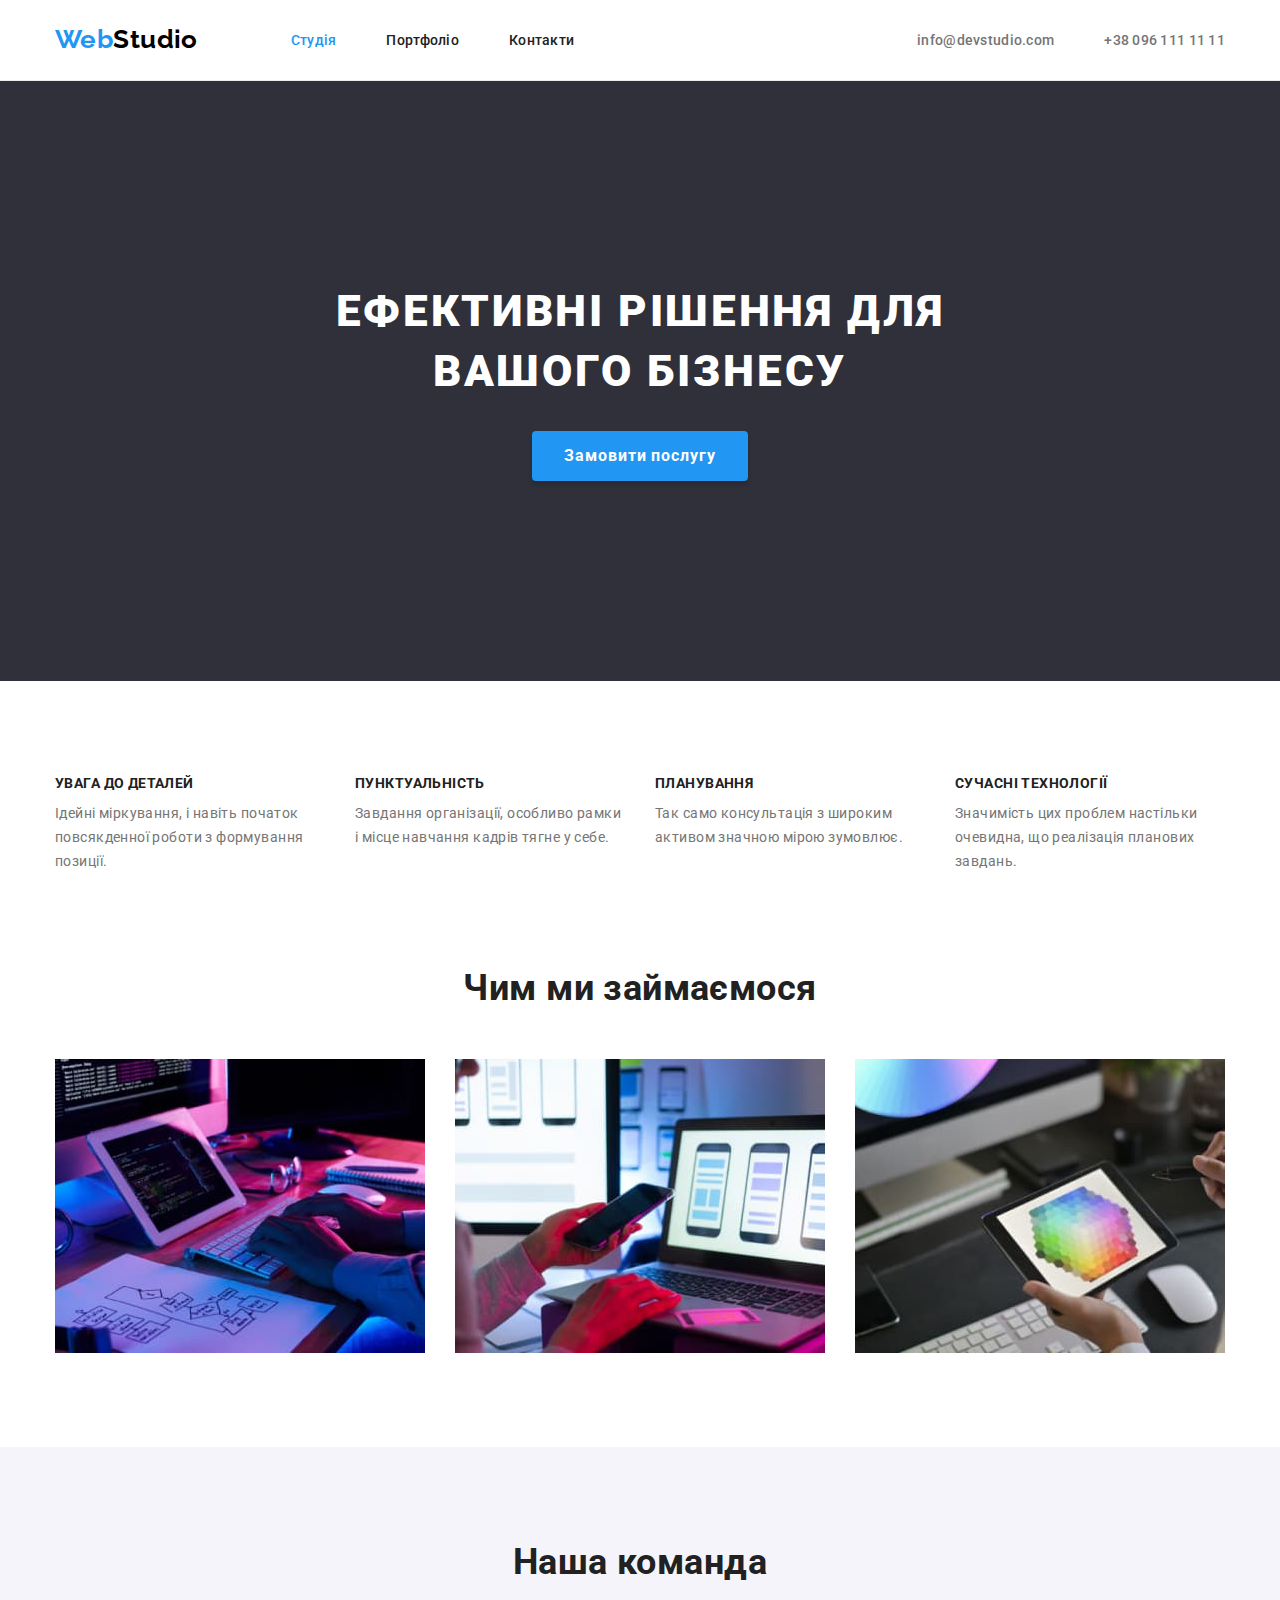
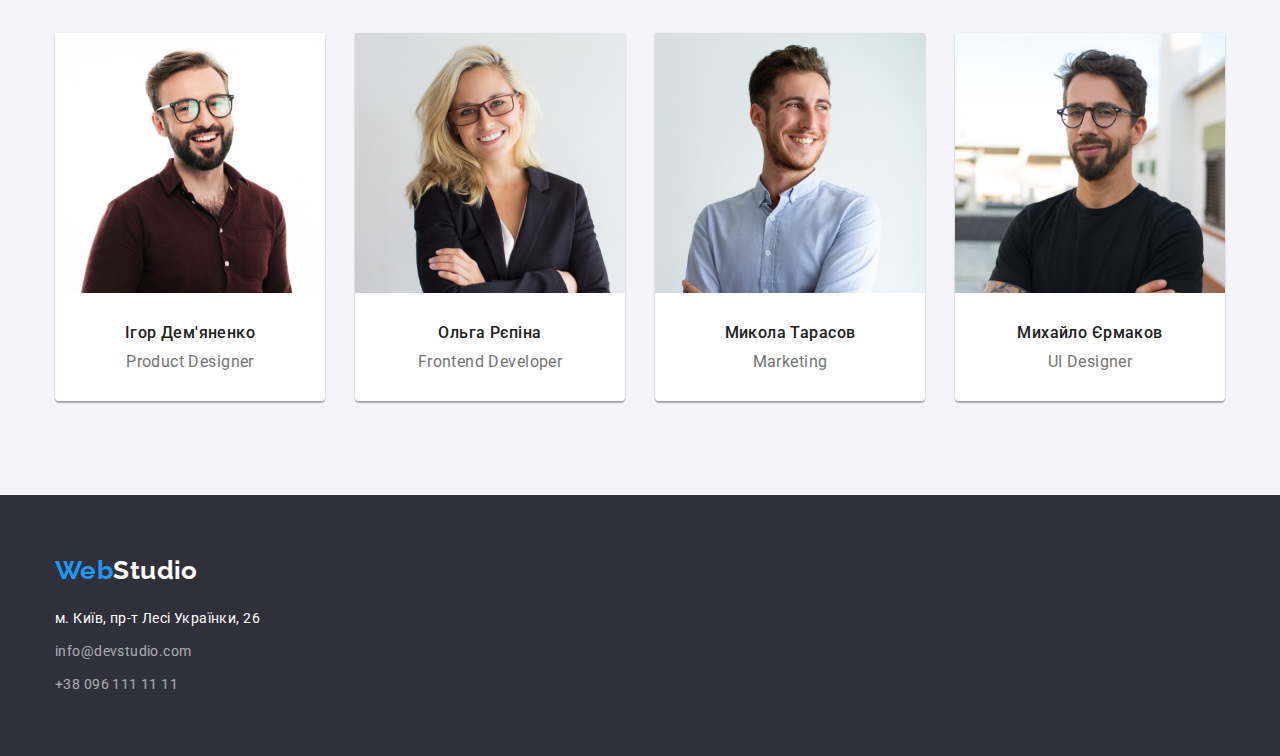
<file: index.html>
<!DOCTYPE html>
<html lang="uk">
  <head>
    <meta charset="UTF-8" />
    <meta http-equiv="X-UA-Compatible" content="IE=edge" />
    <meta name="viewport" content="width=device-width, initial-scale=1.0" />
    <title>WebStudio</title>
    <link
      rel="stylesheet"
      href="https://cdnjs.cloudflare.com/ajax/libs/modern-normalize/1.0.0/modern-normalize.min.css"
    />
    <link rel="stylesheet" href="./css/style.css" />
    <link rel="preconnect" href="https://fonts.googleapis.com" />
    <link rel="preconnect" href="https://fonts.gstatic.com" crossorigin />
    <link
      href="https://fonts.googleapis.com/css2?family=Raleway:wght@700&family=Roboto:wght@400;500;700;900&display=swap"
      rel="stylesheet"
    />
  </head>
  <body>
    <header class="header">
      <div class="conteiner header-flex">
        <a href="./index.html" class="header-logo logo"> <span class="accent">Web</span>Studio</a>
        <nav class="header-navigation">
          <ul class="header-navigation-list">
            <li class="header-navigation-item">
              <a href="./index.html" class="header-navigation-link hover-accent active">Студія</a>
            </li>
            <li class="header-navigation-item">
              <a href="./portfolio.html" class="header-navigation-link hover-accent">Портфоліо</a>
            </li>
            <li class="header-navigation-item">
              <a href="" class="header-navigation-link hover-accent">Контакти</a>
            </li>
          </ul>
        </nav>
        <ul class="header-contact">
          <li class="header-contact-email">
            <a
              href="mailto:info@devstudio.com"
              class="header-contact-link hover-accent link-inherit"
              >info@devstudio.com</a
            >
          </li>
          <li class="header-contact-tel">
            <a href="tel:+380961111111" class="header-contact-link hover-accent link-inherit"
              >+38 096 111 11 11</a
            >
          </li>
        </ul>
      </div>
    </header>
    <main class="main">
      <section class="hero section">
        <div class="conteiner">
          <h1 class="hero-title">
            Ефективні рішення для вашого бізнесу
          </h1>
          <button type="button" class="hero-btn">Замовити послугу</button>
        </div>
      </section>
      <section class="benefits section"">
        <div class="conteiner">
          <h2 class="section-title visually-hidden">Наші переваги</h2>
          <ul class="benefits-list">
            <li class="benefits-item">
              <h3 class="benefits-subtitle">Увага до деталей</h3>
              <p class="benefits-text">
                Ідейні міркування, і навіть початок повсякденної роботи з формування позиції.
              </p>
            </li>
            <li class="benefits-item">
              <h3 class="benefits-subtitle">Пунктуальність</h3>
              <p class="benefits-text">
                Завдання організації, особливо рамки і місце навчання кадрів тягне у себе.
              </p>
            </li>
            <li class="benefits-item">
              <h3 class="benefits-subtitle">Планування</h3>
              <p class="benefits-text">
                Так само консультація з широким активом значною мірою зумовлює.
              </p>
            </li>
            <li class="benefits-item">
              <h3 class="benefits-subtitle">Сучасні технології</h3>
              <p class="benefits-text">
                Значимість цих проблем настільки очевидна, що реалізація планових завдань.
              </p>
            </li>
          </ul>
        </div>
      </section>
      <section class="works section"">
        <div class="conteiner">
          <h2 class="section-title">Чим ми займаємося</h2>
          <ul class="works-list">
            <li class="works-item">
              <img
                class="works-img"
                src="./images/works-1.jpg"
                alt="Робоче місце з планшетом"
                width="370"
                height="294"
              />
            </li>
            <li class="works-item">
              <img
                class="works-img"
                src="./images/works-2.jpg"
                alt="Телефон з ноутбуком"
                width="370"
                height="294"
              />
            </li>
            <li class="works-item">
              <img
                class="works-img"
                src="./images/works-3.jpg"
                alt="Планшет з зображенням кольорової палітри"
                width="370"
                height="294"
              />
            </li>
          </ul>
        </div>
      </section>
      <section class="team section"">
        <div class="conteiner">
          <h2 class="section-title">Наша команда</h2>
          <ul class="team-list">
            <li class="team-item">
              <img
                class="team-img"
                src="./images/igor.jpg"
                alt="Дизайнер проектів"
                width="270"
                height="260"
              />
              <div class="team-text">
                <h3 class="team-subtitle">Ігор Дем'яненко</h3>
                <p lang="en" class="team-description">Product Designer</p>
              </div>
            </li>
            <li class="team-item">
              <img
                class="team-img"
                src="./images/olga.jpg"
                alt="Фронтенд розробник"
                width="270"
                height="260"
              />
              <div class="team-text">
                <h3 class="team-subtitle">Ольга Рєпіна</h3>
                <p lang="en" class="team-description">Frontend Developer</p>
              </div>
            </li>
            <li class="team-item">
              <img
                class="team-img"
                src="./images/mykola.jpg"
                alt="Маркетинг"
                width="270"
                height="260"
              />
              <div class="team-text">
                <h3 class="team-subtitle">Микола Тарасов</h3>
                <p lang="en" class="team-description">Marketing</p>
              </div>
            </li>
            <li class="team-item">
              <img
                class="team-img"
                src="./images/myhaylo.jpg"
                alt="ІЕ Дизайнер"
                width="270"
                height="260"
              />
              <div class="team-text">
                <h3 class="team-subtitle">Михайло Єрмаков</h3>
                <p lang="en" class="team-description">UI Designer</p>
              </div>
            </li>
          </ul>
        </div>
      </section>
    </main>
    <footer class="footer">
      <div class="conteiner">
        <div class="footer-wrap">
          <a class="footer-logo logo" href="./index.html">
            <p><span class="accent">Web</span>Studio</p></a
          >
          <address>
            <ul class="footer-contact">
              <li class="footer-contact-address">
                <a
                  href="https://www.google.com.ua/maps/place/%D0%B1%D1%83%D0%BB.+%D0%9B%D0%B5%D1%81%D0%B8+%D0%A3%D0%BA%D1%80%D0%B0%D0%B8%D0%BD%D0%BA%D0%B8,+26,+%D0%9A%D0%B8%D0%B5%D0%B2,+02000/@50.4265841,30.5361971,17z/data=!3m1!4b1!4m5!3m4!1s0x40d4cf0e033ecbe9:0x57a4dffefec77da0!8m2!3d50.4265807!4d30.5383858?hl=uk"
                  target="_blank"
                  rel="noopener nofollow noreferrer"
                  class="footer-contact-link link-inherit"
                >
                  м. Київ, пр-т Лесі Українки, 26
                </a>
              </li>
              <li class="footer-contact-email">
                <a
                  href="mailto:info@devstudio.com"
                  class="footer-contact-link hover-accent link-inherit"
                  >info@devstudio.com</a
                >
              </li>
              <li class="footer-contact-tel">
                <a href="tel:+380961111111" class="footer-contact-link hover-accent link-inherit"
                  >+38 096 111 11 11
                </a>
              </li>
            </ul>
          </div>
        </div>
      </address>
    </footer>
  </body>
</html>
</file>
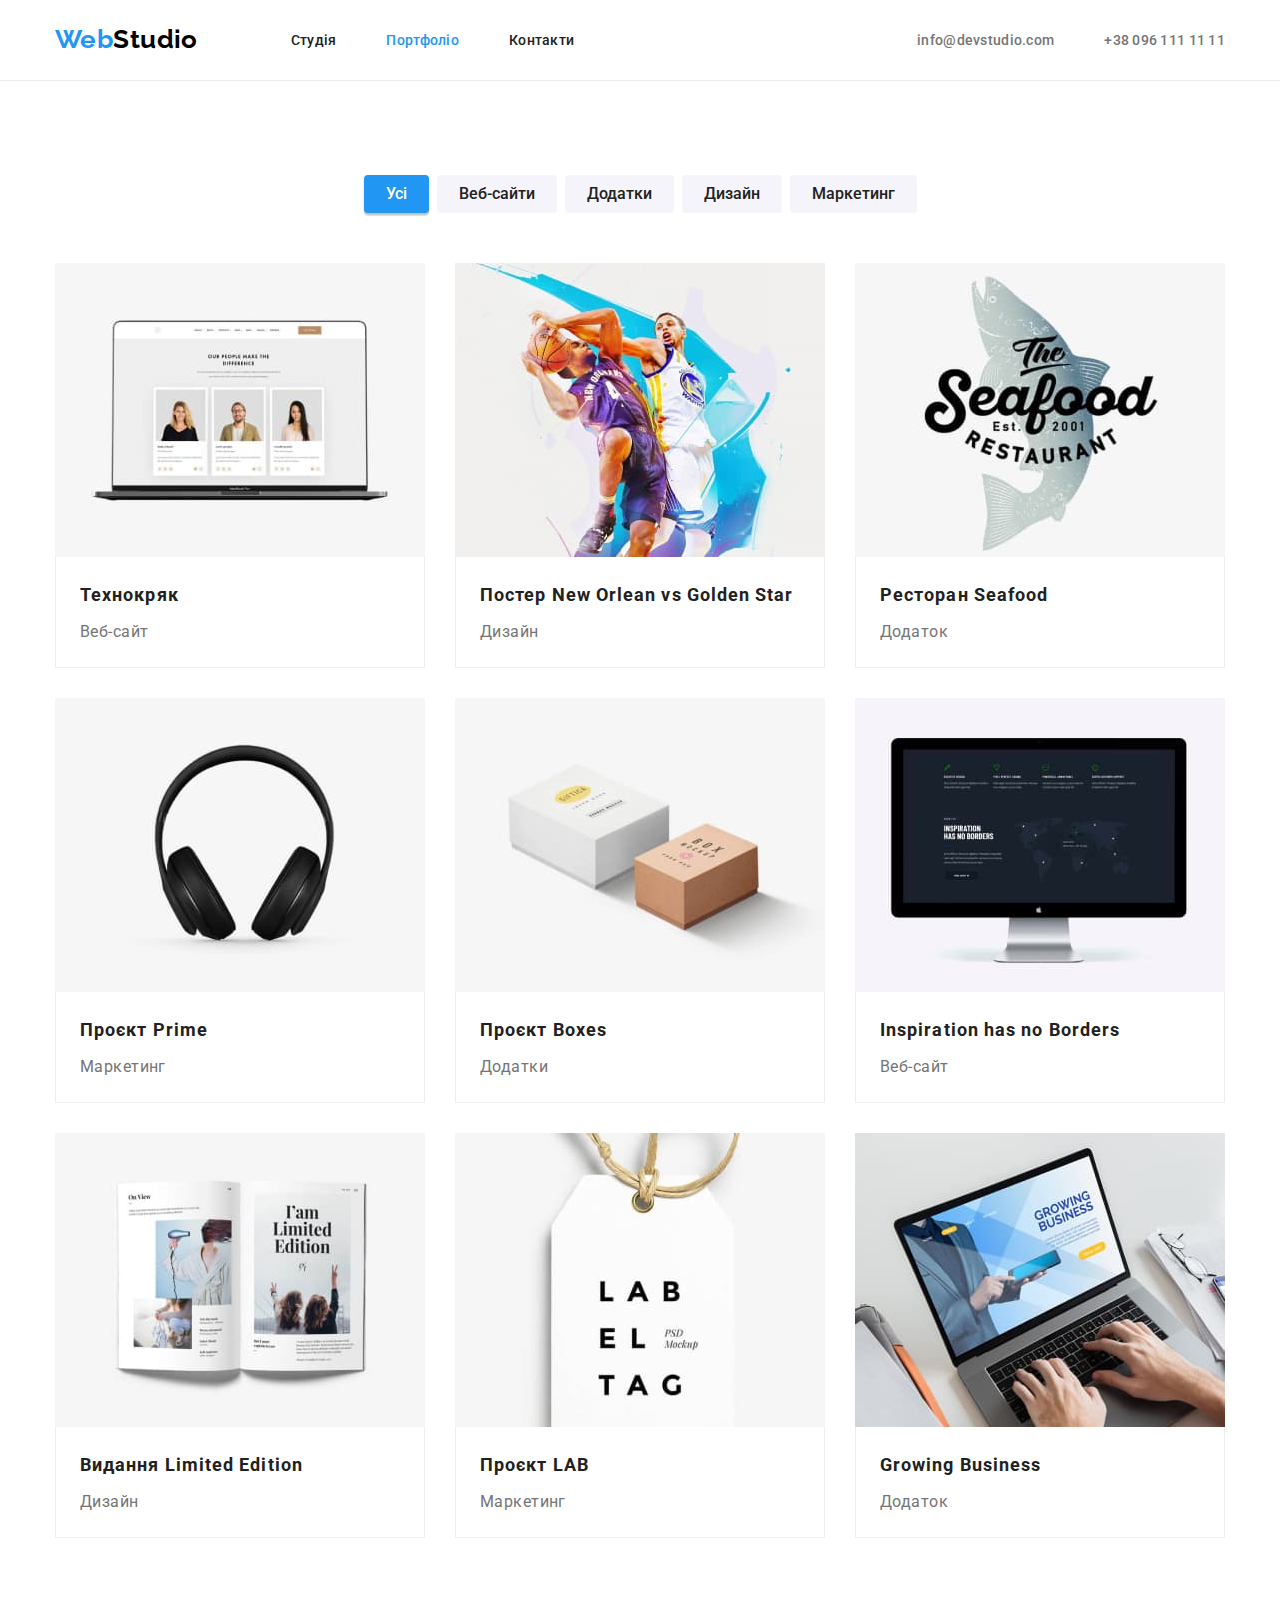
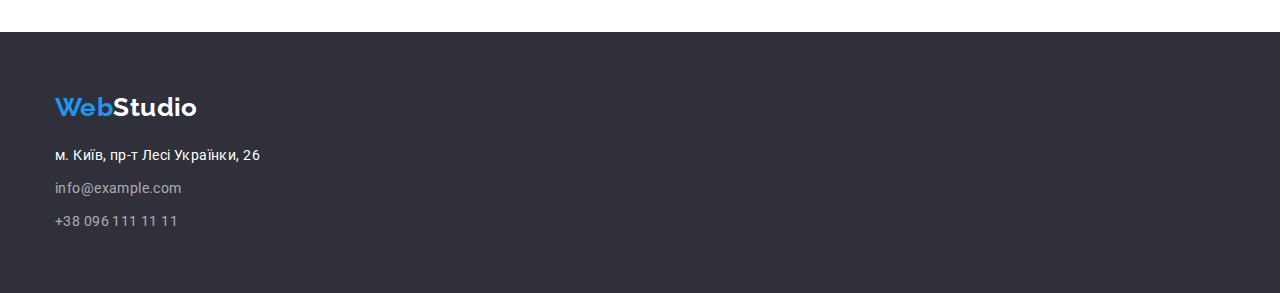
<file: portfolio.html>
<!DOCTYPE html>
<html lang="uk">
  <head>
    <meta charset="UTF-8" />
    <meta http-equiv="X-UA-Compatible" content="IE=edge" />
    <meta name="viewport" content="width=device-width, initial-scale=1.0" />
    <title>WebStudio</title>
    <link
      rel="stylesheet"
      href="https://cdnjs.cloudflare.com/ajax/libs/modern-normalize/1.0.0/modern-normalize.min.css"
    />
    <link rel="stylesheet" href="./css/style.css" />
    <link rel="preconnect" href="https://fonts.googleapis.com" />
    <link rel="preconnect" href="https://fonts.gstatic.com" crossorigin />
    <link
      href="https://fonts.googleapis.com/css2?family=Raleway:wght@700&family=Roboto:wght@400;500;700;900&display=swap"
      rel="stylesheet"
    />
  </head>
  <body>
    <header class="header">
      <div class="conteiner">
        <div class="header-flex">
          <a href="./index.html" class="header-logo logo"> <span class="accent">Web</span>Studio</a>
          <nav class="header-navigation">
            <ul class="header-navigation-list">
              <li class="header-navigation-item">
                <a href="./index.html" class="header-navigation-link hover-accent">Студія</a>
              </li>
              <li class="header-navigation-item">
                <a href="./portfolio.html" class="header-navigation-link hover-accent active"
                  >Портфоліо</a
                >
              </li>
              <li class="header-navigation-item">
                <a href="" class="header-navigation-link hover-accent">Контакти</a>
              </li>
            </ul>
          </nav>
          <ul class="header-contact">
            <li class="header-contact-email">
              <a
                href="mailto:info@devstudio.com"
                class="header-contact-link hover-accent link-inherit"
                >info@devstudio.com</a
              >
            </li>
            <li class="header-contact-tel">
              <a href="tel:+380961111111" class="header-contact-link hover-accent link-inherit"
                >+38 096 111 11 11</a
              >
            </li>
          </ul>
        </div>
      </div>
    </header>
    <main class="main">
      <section class="portfolio section"">
        <div class="conteiner">
          <h1 class="section-title visually-hidden">Портфоліо</h1>
          <ul class="portfolio-filter">
            <li class="filter-item">
              <button type="button" class="filter-btn active-btn">Усі</button>
            </li>
            <li class="filter-item">
              <button type="button" class="filter-btn">Веб-сайти</button>
            </li>
            <li class="filter-item">
              <button type="button" class="filter-btn">Додатки</button>
            </li>
            <li class="filter-item">
              <button type="button" class="filter-btn">Дизайн</button>
            </li>
            <li class="filter-item">
              <button type="button" class="filter-btn">Маркетинг</button>
            </li>
          </ul>
          <ul class="portfolio-list">
            <li class="portfolio-item">
              <img
                class="portfolio-img"
                src="./images/portfolio/portfolio-1.jpg"
                alt="Ноутбук"
                width="370"
                height="294"
              />
              <div class="portfolio-text">
                <h2 class="portfolio-list-title">Технокряк</h2>
                <p class="portfolio-category">Веб-сайт</p>
              </div>
            </li>
            <li class="portfolio-item">
              <img
                class="portfolio-img"
                src="./images/portfolio/portfolio-2.jpg"
                alt="Баскетболісти"
                width="370"
                height="294"
              />
              <div class="portfolio-text">
                <h2 class="portfolio-list-title">
                  Постер <span lang="en">New Orlean vs Golden Star</span>
                </h2>
                <p class="portfolio-category">Дизайн</p>
              </div>
            </li>
            <li class="portfolio-item">
              <img
                class="portfolio-img"
                src="./images/portfolio/portfolio-3.jpg"
                alt="Лого на фоні риби"
                width="370"
                height="294"
              />
              <div class="portfolio-text">
                <h2 class="portfolio-list-title">Ресторан <span lang="en">Seafood</span></h2>
                <p class="portfolio-category">Додаток</p>
              </div>
            </li>
            <li class="portfolio-item">
              <img
                class="portfolio-img"
                src="./images/portfolio/portfolio-4.jpg"
                alt="Навушники"
                width="370"
                height="294"
              />
              <div class="portfolio-text">
                <h2 class="portfolio-list-title">Проєкт <span lang="en">Prime</span></h2>
                <p class="portfolio-category">Маркетинг</p>
              </div>
            </li>
            <li class="portfolio-item">
              <img
                class="portfolio-img"
                src="./images/portfolio/portfolio-5.jpg"
                alt="Коробки"
                width="370"
                height="294"
              />
              <div class="portfolio-text">
                <h2 class="portfolio-list-title">Проєкт <span lang="en">Boxes</span></h2>
                <p class="portfolio-category">Додатки</p>
              </div>
            </li>
            <li class="portfolio-item">
              <img
                class="portfolio-img"
                src="./images/portfolio/portfolio-6.jpg"
                alt="Монітор"
                width="370"
                height="294"
              />
              <div class="portfolio-text">
                <h2 class="portfolio-list-title" lang="en">Inspiration has no Borders</h2>
                <p class="portfolio-category">Веб-сайт</p>
              </div>
            </li>
            <li class="portfolio-item">
              <img
                class="portfolio-img"
                src="./images/portfolio/portfolio-7.jpg"
                alt="Журнал"
                width="370"
                height="294"
              />
              <div class="portfolio-text">
                <h2 class="portfolio-list-title">
                  Видання <span lang="en">Limited Edition</span>
                </h2>
                <p class="portfolio-category">Дизайн</p>
              </div>
            </li>
            <li class="portfolio-item">
              <img
                class="portfolio-img"
                src="./images/portfolio/portfolio-8.jpg"
                alt="Бірка"
                width="370"
                height="294"
              />
              <div class="portfolio-text">
                <h2 class="portfolio-list-title">Проєкт <span lang="en">LAB</span></h2>
                <p class="portfolio-category">Маркетинг</p>
              </div>
            </li>
            <li class="portfolio-item">
              <img
                class="portfolio-img"
                src="./images/portfolio/portfolio-9.jpg"
                alt="Людина за ноутбуком"
                width="370"
                height="294"
              />
              <div class="portfolio-text">
                <h2 class="portfolio-list-title" lang="en">Growing Business</h2>
                <p class="portfolio-category">Додаток</p>
              </div>
            </li>
          </ul>
        </div>
      </section>
    </main>
    <footer class="footer">
      <div class="conteiner">
        <div class="footer-wrap">
          <a class="footer-logo logo" href="./index.html">
            <p><span class="accent">Web</span>Studio</p></a
          >
          <address>
            <ul class="footer-contact">
              <li class="footer-contact-address">
                <a
                  href="https://www.google.com.ua/maps/place/%D0%B1%D1%83%D0%BB.+%D0%9B%D0%B5%D1%81%D0%B8+%D0%A3%D0%BA%D1%80%D0%B0%D0%B8%D0%BD%D0%BA%D0%B8,+26,+%D0%9A%D0%B8%D0%B5%D0%B2,+02000/@50.4265841,30.5361971,17z/data=!3m1!4b1!4m5!3m4!1s0x40d4cf0e033ecbe9:0x57a4dffefec77da0!8m2!3d50.4265807!4d30.5383858?hl=uk"
                  target="_blank"
                  rel="noopener nofollow noreferrer"
                  class="footer-contact-link link-inherit"
                >
                  м. Київ, пр-т Лесі Українки, 26
                </a>
              </li>
              <li class="footer-contact-email">
                <a
                  href="mailto:info@example.com"
                  class="footer-contact-link hover-accent link-inherit"
                  >info@example.com</a
                >
              </li>
              <li class="footer-contact-tel">
                <a href="tel:+380961111111" class="footer-contact-link hover-accent link-inherit"
                  >+38 096 111 11 11
                </a>
              </li>
            </ul>
          </address>
        </div>
      </div>
    </footer>
  </body>
</html>
</file>
<file: css/style.css>
/* Скидання базових стилей */
h3 {
  font-size: inherit;
}
h1,
h2,
h3,
p,
ul {
  margin: 0;
  padding: 0;
}
a,
a:visited,
a:hover {
  text-decoration: none;
}

ul li {
  list-style: none;
}

input,
button,
textarea {
  font-family: inherit;
  font-size: inherit;
  border: none;
  outline: none;
}
a:focus,
a:active {
  outline: none;
}
address {
  font-style: normal;
}
button {
  cursor: pointer;
}

/* Змінні */
:root {
  --color-accent: #2196f3;
  --color-bold: #212121;
  --color-main: #757575;

  --color-black: #000000;
  --color-white: #ffffff;

  --color-bgr-grey: #f5f4fa;
  --color-bgr-lhgt-grey: #f5f5f5;
  --color-bgr-dark: #2f303a;
}

/* Загальні класи */
body {
  font-family: 'Roboto', sans-serif;
  font-size: 14px;
  line-height: calc(24 / 14);
  letter-spacing: 0.03em;
  color: var(--color-main);
  background-color: var(--color-white);
}

.logo {
  font-family: 'Raleway', sans-serif;
  font-weight: 700;
  font-size: 26px;
  line-height: calc(31 / 26);
}

.hover-accent:hover,
.hover-accent:focus {
  color: var(--color-accent);
}

.section-title {
  margin-bottom: 50px;

  font-size: 36px;
  line-height: calc(42 / 36);
  text-align: center;
  color: var(--color-bold);
}

.conteiner {
  margin: 0 auto;
  padding: 0 15px;
  width: 1200px;
}

/* Header */

.header {
  border-bottom: 1px solid #ececec;
}
.header-flex {
  display: flex;
  align-items: center;
}
.header-navigation-list {
  display: flex;
}

.header-logo {
  margin-right: 93px;
  padding-top: 24px;
  padding-bottom: 25px;
  color: var(--color-black);
}

.header-navigation-link {
  display: inline-block;
  padding-top: 32px;
  padding-bottom: 32px;

  line-height: calc(16 / 14);
  font-weight: 500;
  letter-spacing: 0.02em;
  color: var(--color-bold);
}
.header-navigation-item:not(:last-child),
.header-contact li:not(:last-child) {
  margin-right: 50px;
}

.header-contact {
  display: flex;
  margin-left: auto;
  line-height: calc(16 / 14);
  font-weight: 500;
  letter-spacing: 0.02em;
}
.header-contact-link {
  display: inline-block;
  padding-top: 32px;
  padding-bottom: 32px;
}

.team-img,
.works-img,
.portfolio-img {
  display: block;
  width: 100%;
}

.section {
  padding: 94px 0;
}
/* Hero */

.hero {
  background-color: var(--color-bgr-dark);
  padding: 200px 0;
  text-align: center;
}

.hero-title {
  max-width: 696px;
  margin: 0 auto 30px;

  font-size: 44px;
  line-height: calc(60 / 44);
  font-weight: 900;
  letter-spacing: 0.06em;
  text-transform: uppercase;
  color: var(--color-white);
}

.hero-btn {
  padding: 10px 32px;

  font-weight: 700;
  font-size: 16px;
  line-height: calc(30 / 16);
  letter-spacing: 0.06em;
  color: var(--color-white);

  box-shadow: 0px 4px 4px rgba(0, 0, 0, 0.15);
  border-radius: 4px;
  background-color: var(--color-accent);
}

/* Benefits */

.benefits-list {
  display: flex;
  flex-wrap: wrap;
}
.benefits-item {
  flex-basis: calc((100% - 90px) / 4);
}
.benefits-item:not(:last-child) {
  margin-right: 30px;
}
.benefits-subtitle {
  margin-bottom: 10px;
  line-height: calc(16 / 14);
  text-transform: uppercase;
  color: var(--color-bold);
}

/* Works */
.works.section {
  padding-top: 0;
}
.works-list {
  display: flex;
  flex-wrap: wrap;
}
.works-item {
  flex-basis: calc((100% - 60px) / 3);
}
.works-item:not(:last-child) {
  margin-right: 30px;
}

/* Team */

.team {
  background-color: var(--color-bgr-grey);
}
.team-list {
  display: flex;
}
.team-item {
  flex-basis: calc((100% - 90px) / 4);
  box-shadow: 0px 1px 3px rgba(0, 0, 0, 0.12), 0px 1px 1px rgba(0, 0, 0, 0.14),
    0px 2px 1px rgba(0, 0, 0, 0.2);
  border-radius: 0px 0px 4px 4px;
}
.team-item:not(:last-child) {
  margin-right: 30px;
}

.team-subtitle {
  margin-bottom: 10px;

  font-size: 16px;
  line-height: calc(19 / 16);
  font-weight: 500;
  color: var(--color-bold);
}

.team-description {
  font-size: 16px;
  line-height: calc(19 / 16);
}

.team-text {
  background-color: var(--color-white);
  padding: 30px;
  text-align: center;
  white-space: nowrap;
  border-radius: 0px 0px 4px 4px;
}

/* Footer */
.footer {
  background-color: var(--color-bgr-dark);
  padding: 60px 0;
}

.footer-logo {
  display: inline-block;
  margin-bottom: 20px;
  color: var(--color-white);
}

.footer-contact {
  color: var(--color-white);
}

.footer-contact-email {
  opacity: 0.6;
}

.footer-contact-tel {
  opacity: 0.6;
}
.footer-contact li:not(:last-child) {
  margin-bottom: 9px;
}
/* Portfolio */

.filter-btn {
  font-size: 16px;
  line-height: calc(26 / 16);
  font-weight: 500;
  text-align: center;
  color: var(--color-bold);
  background-color: var(--color-bgr-grey);
}
.filter-btn.active-btn,
.filter-btn:hover,
.filter-btn:focus {
  color: var(--color-white);
  background-color: var(--color-accent);
  box-shadow: 0px 3px 1px rgba(0, 0, 0, 0.1), 0px 1px 2px rgba(0, 0, 0, 0.08),
    0px 2px 2px rgba(0, 0, 0, 0.12);
}

.portfolio-category {
  font-size: 16px;
  line-height: calc(30 / 16);
}
.portfolio-filter {
  display: flex;
  justify-content: center;
  margin-bottom: 50px;
}
.filter-btn {
  padding: 6px 22px;
  border-radius: 4px;
}
.filter-item:not(:last-child) {
  margin-right: 8px;
}

.portfolio-list {
  display: flex;
  flex-wrap: wrap;
  justify-content: center;
  align-items: center;
  margin: -15px;
}
.portfolio-item {
  flex-basis: calc((100% - 90px) / 3);
  margin: 15px;
}
.portfolio-list-title {
  margin-bottom: 4px;
  font-size: 18px;
  line-height: 2;
  letter-spacing: 0.06em;
  color: var(--color-bold);
}
.portfolio-text {
  padding: 20px 24px;
  border: 1px solid #eeeeee;
  border-top: none;
}

/*Службові теги*/
.accent {
  color: var(--color-accent);
}
.active {
  color: var(--color-accent);
}
.link-inherit {
  color: inherit;
}
.visually-hidden {
  position: absolute;
  white-space: nowrap;
  width: 1px;
  height: 1px;
  overflow: hidden;
  border: 0;
  padding: 0;
  clip: rect(0 0 0 0);
  clip-path: inset(50%);
  margin: -1px;
}
</file>
